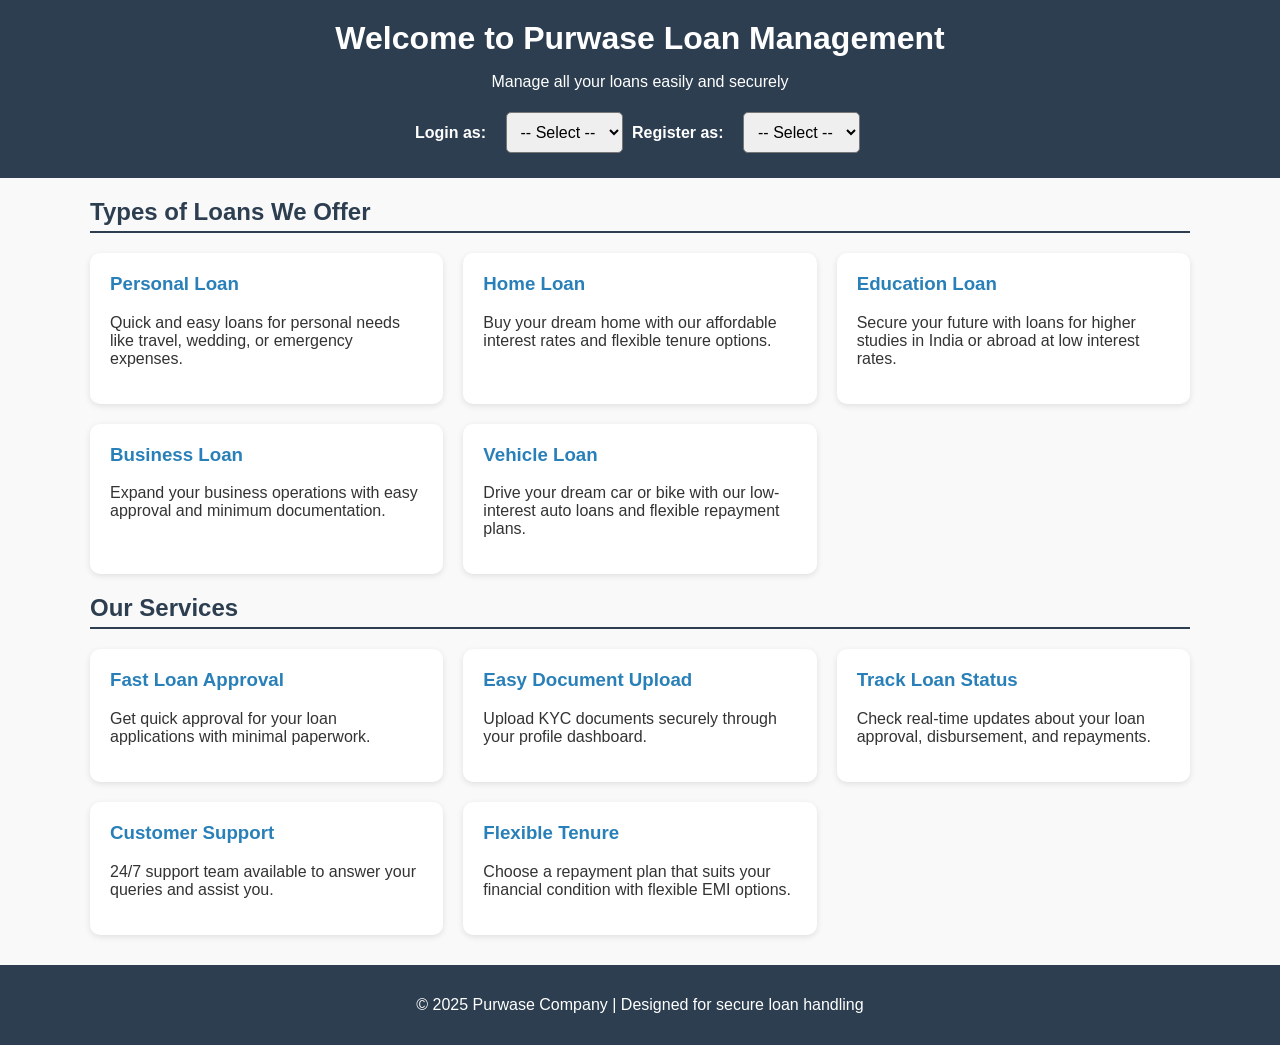
<file: index.html>
<!DOCTYPE html>
<html lang="en">
<head>
  <meta charset="UTF-8">
  <meta name="viewport" content="width=device-width, initial-scale=1.0">
  <title>Purwase Loan Management</title>
  <style>
    body {
      font-family: Arial, sans-serif;
      margin: 0;
      padding: 0;
      background: #f9f9f9;
      color: #333;
    }
    header {
      background: #2c3e50;
      color: white;
      padding: 20px;
      text-align: center;
    }
    header h1 {
      margin: 0;
      font-size: 2rem;
    }
    nav {
      margin-top: 15px;
    }
    nav label {
      font-weight: bold;
      margin-right: 10px;
    }
    nav select {
      padding: 10px;
      font-size: 16px;
      border-radius: 5px;
      margin: 5px;
    }
    .container {
      width: 90%;
      max-width: 1100px;
      margin: 20px auto;
    }
    h2 {
      color: #2c3e50;
      border-bottom: 2px solid #2c3e50;
      padding-bottom: 5px;
    }
    .loan-types, .services {
      display: grid;
      grid-template-columns: repeat(auto-fit, minmax(280px, 1fr));
      gap: 20px;
      margin-top: 20px;
    }
    .card {
      background: white;
      padding: 20px;
      border-radius: 10px;
      box-shadow: 0px 2px 6px rgba(0,0,0,0.1);
    }
    .card h3 {
      margin-top: 0;
      color: #2980b9;
    }
    footer {
      background: #2c3e50;
      color: white;
      text-align: center;
      padding: 15px;
      margin-top: 30px;
    }
  </style>
</head>
<body>

  <header>
    <h1>Welcome to Purwase Loan Management</h1>
    <p>Manage all your loans easily and securely</p>
    <nav>
      <!-- Login Dropdown -->
      <label for="login">Login as:</label>
      <select id="login" onchange="location = this.value;">
        <option value="">-- Select --</option>
        <option value="customer_login.html">Customer</option>
        <option value="staff_login.php">Staff</option>
        <option value="admin_login.php">Admin</option>
      </select>

      <!-- Registration Dropdown -->
      <label for="register">Register as:</label>
      <select id="register" onchange="location = this.value;">
        <option value="">-- Select --</option>
        <option value="customer_register.html">Customer</option>
        <option value="staff_register.html">Staff</option>
      </select>
    </nav>
  </header>

  <div class="container">
    <!-- Loan Types -->
    <h2>Types of Loans We Offer</h2>
    <div class="loan-types">
      <div class="card">
        <h3>Personal Loan</h3>
        <p>Quick and easy loans for personal needs like travel, wedding, or emergency expenses.</p>
      </div>
      <div class="card">
        <h3>Home Loan</h3>
        <p>Buy your dream home with our affordable interest rates and flexible tenure options.</p>
      </div>
      <div class="card">
        <h3>Education Loan</h3>
        <p>Secure your future with loans for higher studies in India or abroad at low interest rates.</p>
      </div>
      <div class="card">
        <h3>Business Loan</h3>
        <p>Expand your business operations with easy approval and minimum documentation.</p>
      </div>
      <div class="card">
        <h3>Vehicle Loan</h3>
        <p>Drive your dream car or bike with our low-interest auto loans and flexible repayment plans.</p>
      </div>
    </div>

    <!-- Services -->
    <h2>Our Services</h2>
    <div class="services">
      <div class="card">
        <h3>Fast Loan Approval</h3>
        <p>Get quick approval for your loan applications with minimal paperwork.</p>
      </div>
      <div class="card">
        <h3>Easy Document Upload</h3>
        <p>Upload KYC documents securely through your profile dashboard.</p>
      </div>
      <div class="card">
        <h3>Track Loan Status</h3>
        <p>Check real-time updates about your loan approval, disbursement, and repayments.</p>
      </div>
      <div class="card">
        <h3>Customer Support</h3>
        <p>24/7 support team available to answer your queries and assist you.</p>
      </div>
      <div class="card">
        <h3>Flexible Tenure</h3>
        <p>Choose a repayment plan that suits your financial condition with flexible EMI options.</p>
      </div>
    </div>
  </div>

  <footer>
    <p>&copy; 2025 Purwase Company | Designed for secure loan handling</p>
  </footer>

</body>
</html>
</file>
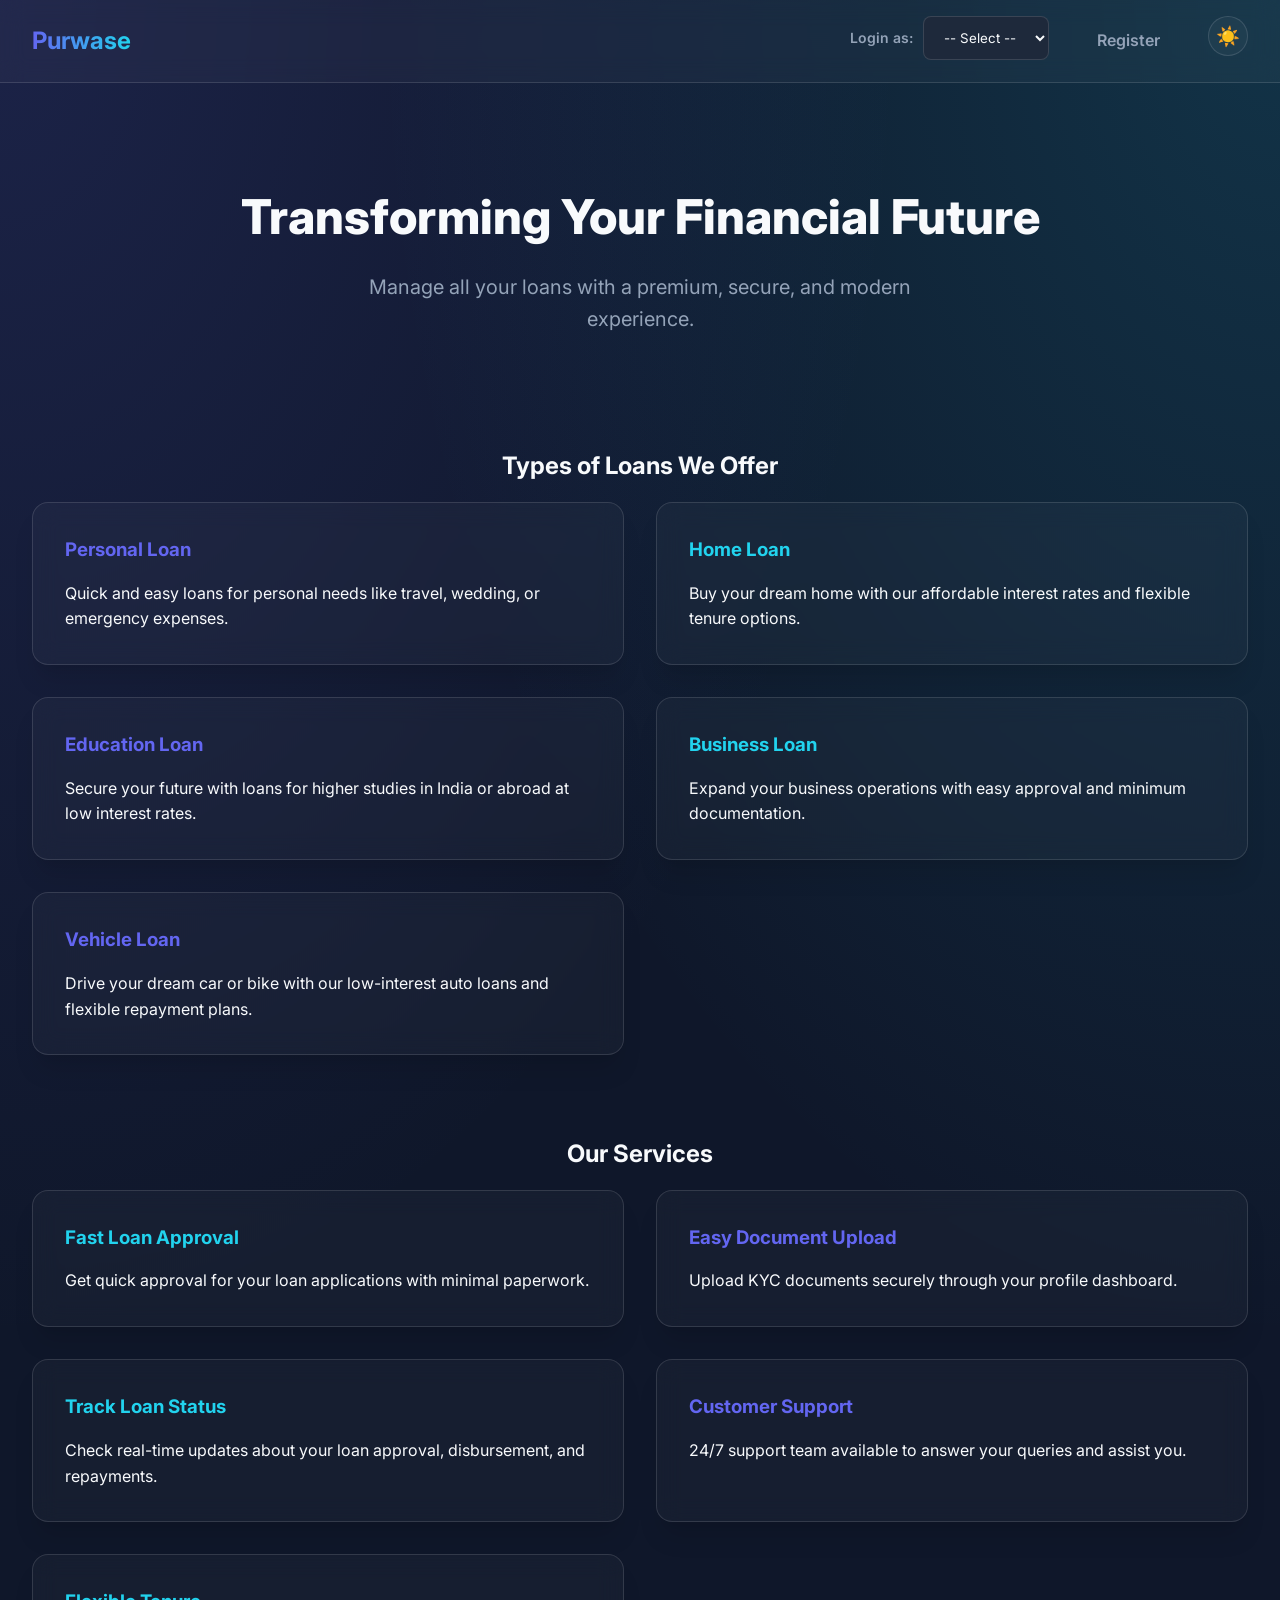
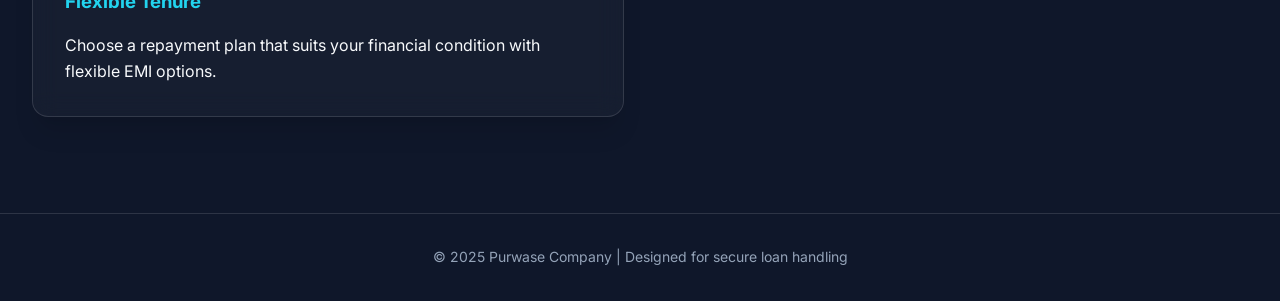
<file: frontend/index.html>
<!DOCTYPE html>
<html lang="en">
<head>
  <meta charset="UTF-8">
  <meta name="viewport" content="width=device-width, initial-scale=1.0">
  <title>Purwase | Premium Loan Management</title>
  <link rel="stylesheet" href="css/style.css">
  <script src="js/theme-switcher.js"></script>
</head>
<body>

  <header>
    <h1>Purwase</h1>
    <nav>
      <ul>
        <li>
          <div class="form-group" style="margin-bottom: 0; display: flex; align-items: center; gap: 10px;">
            <label for="login" style="margin-bottom: 0; white-space: nowrap;">Login as:</label>
            <select id="login" onchange="if(this.value) location = this.value;">
              <option value="">-- Select --</option>
              <option value="customer_login.html">Customer</option>
              <option value="staff_login.html">Staff</option>
              <option value="../backend/auth/admin_login.php">Admin</option>
            </select>
          </div>
        </li>
        <li>
          <a href="customer_register.html" class="btn btn-sm" style="text-decoration: none;">Register</a>
        </li>

        <li>
          <button class="theme-toggle" aria-label="Toggle Theme">
            <span class="sun">☀️</span>
            <span class="moon">🌙</span>
          </button>
        </li>
      </ul>
    </nav>
  </header>

  <div class="container">
    <section class="hero">
      <h2>Transforming Your Financial Future</h2>
      <p style="color: var(--text-muted); font-size: 1.25rem; max-width: 600px; margin: 0 auto;">Manage all your loans with a premium, secure, and modern experience.</p>
    </section>

    <!-- Loan Types -->
    <h2 style="margin-top: 3rem; text-align: center;">Types of Loans We Offer</h2>
    <div class="grid">
      <div class="card">
        <h3 style="color: var(--primary); margin-bottom: 1rem;">Personal Loan</h3>
        <p>Quick and easy loans for personal needs like travel, wedding, or emergency expenses.</p>
      </div>
      <div class="card">
        <h3 style="color: var(--secondary); margin-bottom: 1rem;">Home Loan</h3>
        <p>Buy your dream home with our affordable interest rates and flexible tenure options.</p>
      </div>
      <div class="card">
        <h3 style="color: var(--primary); margin-bottom: 1rem;">Education Loan</h3>
        <p>Secure your future with loans for higher studies in India or abroad at low interest rates.</p>
      </div>
      <div class="card">
        <h3 style="color: var(--secondary); margin-bottom: 1rem;">Business Loan</h3>
        <p>Expand your business operations with easy approval and minimum documentation.</p>
      </div>
      <div class="card">
        <h3 style="color: var(--primary); margin-bottom: 1rem;">Vehicle Loan</h3>
        <p>Drive your dream car or bike with our low-interest auto loans and flexible repayment plans.</p>
      </div>
    </div>

    <!-- Services -->
    <h2 style="margin-top: 5rem; text-align: center;">Our Services</h2>
    <div class="grid">
      <div class="card">
        <h3 style="color: var(--secondary); margin-bottom: 1rem;">Fast Loan Approval</h3>
        <p>Get quick approval for your loan applications with minimal paperwork.</p>
      </div>
      <div class="card">
        <h3 style="color: var(--primary); margin-bottom: 1rem;">Easy Document Upload</h3>
        <p>Upload KYC documents securely through your profile dashboard.</p>
      </div>
      <div class="card">
        <h3 style="color: var(--secondary); margin-bottom: 1rem;">Track Loan Status</h3>
        <p>Check real-time updates about your loan approval, disbursement, and repayments.</p>
      </div>
      <div class="card">
        <h3 style="color: var(--primary); margin-bottom: 1rem;">Customer Support</h3>
        <p>24/7 support team available to answer your queries and assist you.</p>
      </div>
      <div class="card">
        <h3 style="color: var(--secondary); margin-bottom: 1rem;">Flexible Tenure</h3>
        <p>Choose a repayment plan that suits your financial condition with flexible EMI options.</p>
      </div>
    </div>
  </div>

  <footer>
    <p>&copy; 2025 Purwase Company | Designed for secure loan handling</p>
  </footer>

</body>
</html>
</file>
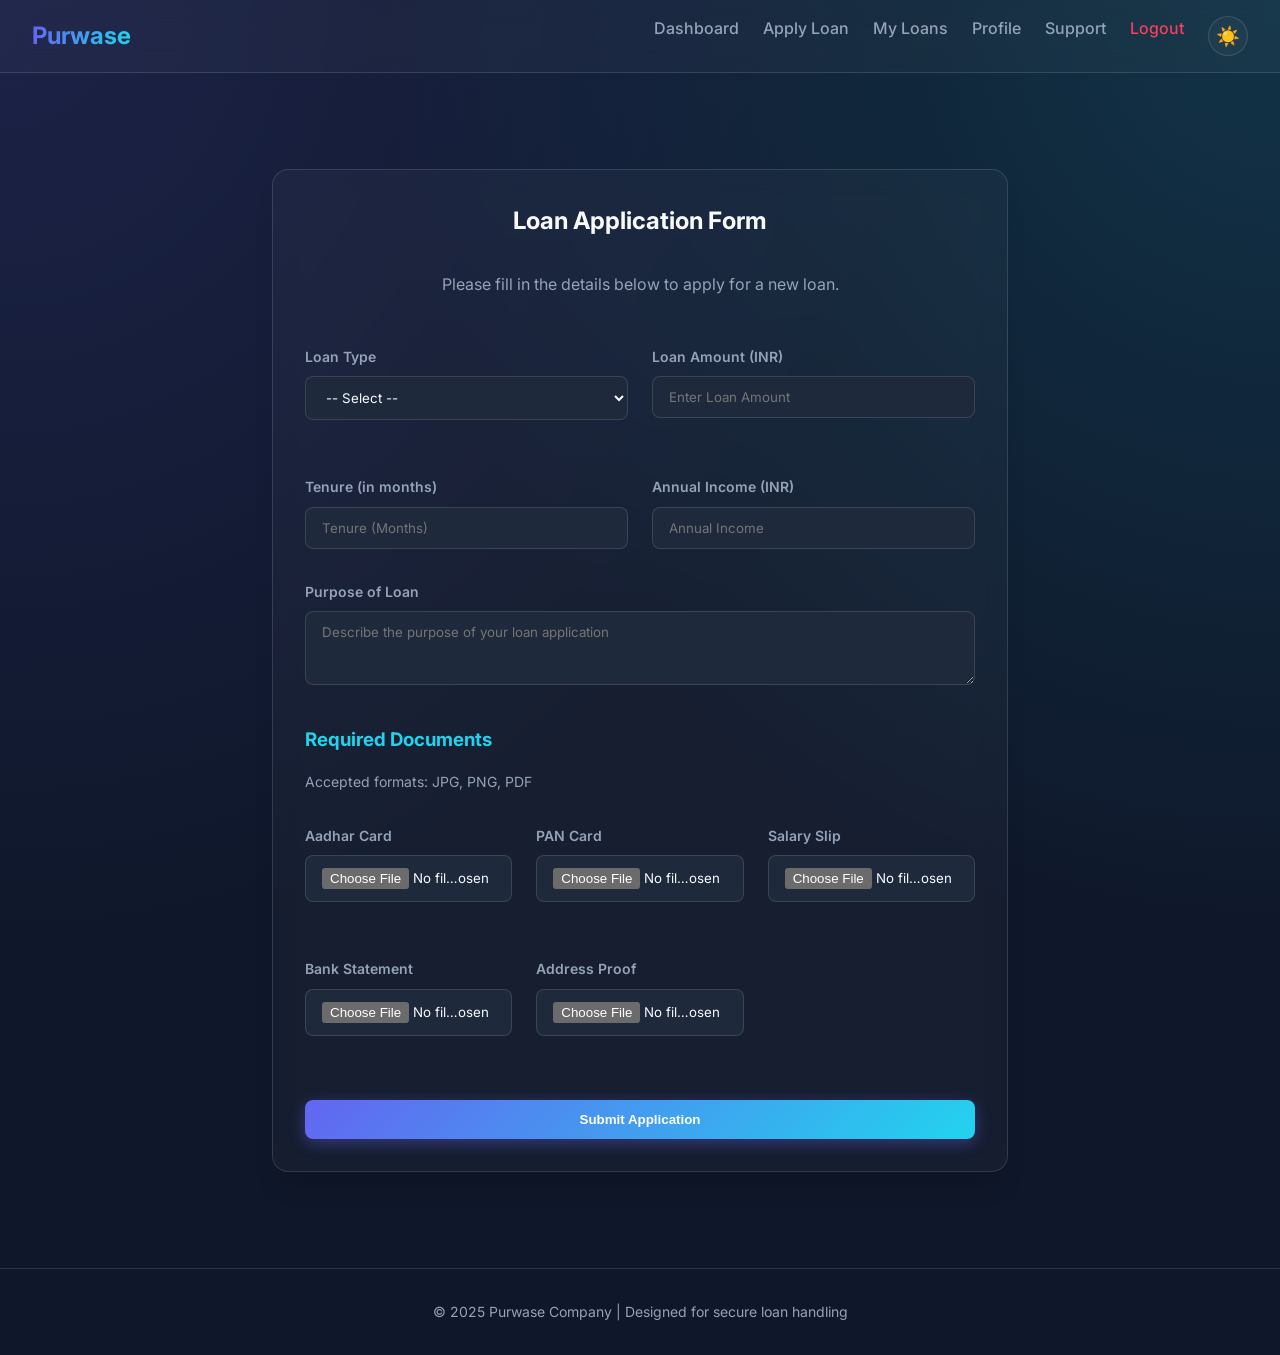
<file: frontend/apply_loan.html>
<!DOCTYPE html>
<html lang="en">
<head>
  <meta charset="UTF-8">
  <meta name="viewport" content="width=device-width, initial-scale=1.0">
  <title>Apply for Loan | Purwase</title>
  <link rel="stylesheet" href="css/style.css">
  <script src="js/theme-switcher.js"></script>
</head>
<body>

  <header>
    <h1>Purwase</h1>
    <nav>
      <ul>
        <li><a href="customer_dashboard.php">Dashboard</a></li>
        <li><a href="apply_loan.html">Apply Loan</a></li>
        <li><a href="my_loans.php">My Loans</a></li>
        <li><a href="customer_profile.php">Profile</a></li>
        <li><a href="customer_support.html">Support</a></li>
        <li><a href="../backend/logout/customer_logout.php" style="color: var(--accent);">Logout</a></li>
        <li>
          <button class="theme-toggle" aria-label="Toggle Theme">
            <span class="sun">☀️</span>
            <span class="moon">🌙</span>
          </button>
        </li>
      </ul>
    </nav>
  </header>

  <div class="container" style="max-width: 800px; margin-top: 4rem; margin-bottom: 4rem;">
    <div class="card">
      <h2 style="text-align: center; margin-bottom: 2rem;">Loan Application Form</h2>
      <p style="text-align: center; color: var(--text-muted); margin-bottom: 3rem;">Please fill in the details below to apply for a new loan.</p>
      
      <form id="loanForm" action="../backend/actions/apply_loan.php" method="POST" enctype="multipart/form-data" novalidate>
        
        <div class="grid" style="grid-template-columns: repeat(auto-fit, minmax(250px, 1fr)); gap: 1.5rem; margin-top: 0;">
          <div class="form-group">
            <label for="loan_type">Loan Type</label>
            <select id="loan_type" name="loan_type">
              <option value="">-- Select --</option>
              <option value="Personal Loan">Personal Loan</option>
              <option value="Home Loan">Home Loan</option>
              <option value="Car Loan">Car Loan</option>
              <option value="Education Loan">Education Loan</option>
              <option value="Business Loan">Business Loan</option>
            </select>
            <div class="error" id="loanTypeError" style="color: var(--accent); font-size: 0.8rem; margin-top: 0.5rem;"></div>
          </div>

          <div class="form-group">
            <label for="amount">Loan Amount (INR)</label>
            <input type="number" id="amount" name="amount" placeholder="Enter Loan Amount">
            <div class="error" id="amountError" style="color: var(--accent); font-size: 0.8rem; margin-top: 0.5rem;"></div>
          </div>

          <div class="form-group">
            <label for="tenure">Tenure (in months)</label>
            <input type="number" id="tenure" name="tenure" placeholder="Tenure (Months)">
            <div class="error" id="tenureError" style="color: var(--accent); font-size: 0.8rem; margin-top: 0.5rem;"></div>
          </div>

          <div class="form-group">
            <label for="income">Annual Income (INR)</label>
            <input type="number" id="income" name="income" placeholder="Annual Income">
            <div class="error" id="incomeError" style="color: var(--accent); font-size: 0.8rem; margin-top: 0.5rem;"></div>
          </div>
        </div>

        <div class="form-group">
          <label for="purpose">Purpose of Loan</label>
          <textarea id="purpose" name="purpose" rows="3" placeholder="Describe the purpose of your loan application"></textarea>
          <div class="error" id="purposeError" style="color: var(--accent); font-size: 0.8rem; margin-top: 0.5rem;"></div>
        </div>

        <h3 style="margin: 2rem 0 1rem; color: var(--secondary);">Required Documents</h3>
        <p style="font-size: 0.875rem; color: var(--text-muted); margin-bottom: 2rem;">Accepted formats: JPG, PNG, PDF</p>

        <div class="grid" style="grid-template-columns: repeat(auto-fit, minmax(200px, 1fr)); gap: 1.5rem; margin-top: 0;">
          <div class="form-group">
            <label>Aadhar Card</label>
            <input type="file" name="documents[aadhar]" accept=".pdf,.jpg,.jpeg,.png">
            <div class="error" id="aadharError" style="color: var(--accent); font-size: 0.8rem; margin-top: 0.5rem;"></div>
          </div>

          <div class="form-group">
            <label>PAN Card</label>
            <input type="file" name="documents[pan]" accept=".pdf,.jpg,.jpeg,.png">
            <div class="error" id="panError" style="color: var(--accent); font-size: 0.8rem; margin-top: 0.5rem;"></div>
          </div>

          <div class="form-group">
            <label>Salary Slip</label>
            <input type="file" name="documents[salaryslip]" accept=".pdf,.jpg,.jpeg,.png">
            <div class="error" id="salaryError" style="color: var(--accent); font-size: 0.8rem; margin-top: 0.5rem;"></div>
          </div>

          <div class="form-group">
            <label>Bank Statement</label>
            <input type="file" name="documents[bankstatement]" accept=".pdf,.jpg,.jpeg,.png">
            <div class="error" id="bankError" style="color: var(--accent); font-size: 0.8rem; margin-top: 0.5rem;"></div>
          </div>

          <div class="form-group">
            <label>Address Proof</label>
            <input type="file" name="documents[addressproof]" accept=".pdf,.jpg,.jpeg,.png">
            <div class="error" id="addressProofError" style="color: var(--accent); font-size: 0.8rem; margin-top: 0.5rem;"></div>
          </div>
        </div>

        <button type="submit" class="btn btn-primary" style="width: 100%; margin-top: 2rem;">Submit Application</button>
      </form>
    </div>
  </div>

  <footer>
    <p>&copy; 2025 Purwase Company | Designed for secure loan handling</p>
  </footer>

  <script>
    document.addEventListener("DOMContentLoaded", function() {
      const loanForm = document.getElementById("loanForm");
      const container = document.querySelector(".container");

      if (!loanForm) return;

      loanForm.addEventListener("submit", function (e) {
        e.preventDefault(); // Stop page reload IMMEDIATELY
        e.stopPropagation();
        
        // ... [Existing validation logic kept intact for security]
        let valid = true;
        document.querySelectorAll(".error").forEach(el => el.textContent = "");
        document.querySelectorAll("input, select, textarea").forEach(el => el.style.borderColor = "");

        // Loan Type
        if (!document.getElementById("loan_type").value) {
          document.getElementById("loanTypeError").textContent = "Please select a loan type.";
          document.getElementById("loan_type").style.borderColor = "var(--accent)";
          valid = false;
        }

        // Amount
        const amount = document.getElementById("amount").value.trim();
        if (!/^\d+$/.test(amount) || Number(amount) < 10000) {
          document.getElementById("amountError").textContent = "Amount must be number & ≥ 10000.";
          document.getElementById("amount").style.borderColor = "var(--accent)";
          valid = false;
        }

        // Tenure
        const tenure = document.getElementById("tenure").value.trim();
        if (!/^\d+$/.test(tenure) || Number(tenure) < 1 || Number(tenure) > 12) {
          document.getElementById("tenureError").textContent = "Tenure must be between 1 to 12 months.";
          document.getElementById("tenure").style.borderColor = "var(--accent)";
          valid = false;
        }

        // Purpose
        const purpose = document.getElementById("purpose").value.trim();
        if (purpose.length < 10) {
          document.getElementById("purposeError").textContent = "Purpose must be at least 10 characters.";
          document.getElementById("purpose").style.borderColor = "var(--accent)";
          valid = false;
        }

        // Income
        const income = document.getElementById("income").value.trim();
        if (!/^\d{4,}$/.test(income)) {
          document.getElementById("incomeError").textContent = "Income must be number & min 4 digits.";
          document.getElementById("income").style.borderColor = "var(--accent)";
          valid = false;
        }

        // Documents validation (Robust check via elements)
        const docs = ["aadhar", "pan", "salaryslip", "bankstatement", "addressproof"];
        const docNames = {
          "aadhar": "Aadhar",
          "pan": "PAN",
          "salaryslip": "Salary Slip",
          "bankstatement": "Bank Statement",
          "addressproof": "Address Proof"
        };

        docs.forEach(doc => {
          const fileInput = loanForm.elements[`documents[${doc}]`];
          if (!fileInput || !fileInput.files.length) {
            const errId = doc === "salaryslip" ? "salaryError" : (doc === "addressproof" ? "addressProofError" : `${doc}Error`);
            const errEl = document.getElementById(errId) || document.getElementById(`${doc}Error`);
            if (errEl) errEl.textContent = `${docNames[doc]} required.`;
            valid = false;
          }
        });

        if (!valid) {
          const firstError = document.querySelector(".error:not(:empty)");
          if (firstError) firstError.scrollIntoView({ behavior: 'smooth', block: 'center' });
          return;
        }

        // --- AJAX SUBMISSION ---
        const submitBtn = loanForm.querySelector('button[type="submit"]');
        const originalBtnText = submitBtn.textContent;
        submitBtn.textContent = "Processing Application...";
        submitBtn.disabled = true;

        const formData = new FormData(loanForm);

        fetch(loanForm.action, {
          method: 'POST',
          body: formData
        })
        .then(response => {
          if (!response.ok) throw new Error("Server responded with error");
          return response.json();
        })
        .then(data => {
          if (data.status === 'success') {
            container.innerHTML = `
              <div class="card shadow-2xl animate-fade-in" style="text-align: center; padding: 4rem 2rem; border: 2px solid var(--primary);">
                <div style="font-size: 5rem; margin-bottom: 2rem;">🏛️</div>
                <h2 style="color: var(--primary); font-size: 2.5rem; margin-bottom: 1rem;">Application Received!</h2>
                <p style="color: var(--text-muted); font-size: 1.1rem; margin-bottom: 3rem; max-width: 500px; margin-left: auto; margin-right: auto;">
                  Your loan application has been successfully submitted and is now being reviewed by our specialists.
                </p>
                <div style="display: flex; gap: 1rem; justify-content: center;">
                  <a href="my_loans.php" class="btn btn-primary" style="text-decoration: none; padding: 1rem 2rem;">Track My Loan</a>
                  <a href="customer_dashboard.php" class="btn btn-secondary" style="text-decoration: none; padding: 1rem 2rem;">Return to Dashboard</a>
                </div>
              </div>
            `;
            window.scrollTo({ top: 0, behavior: 'smooth' });
          } else {
            alert("❌ Error: " + data.message);
            submitBtn.textContent = originalBtnText;
            submitBtn.disabled = false;
          }
        })
        .catch(error => {
          console.error('Error:', error);
          alert("❌ System Error. Check your connection or try again later.");
          submitBtn.textContent = originalBtnText;
          submitBtn.disabled = false;
        });
      });
    });
  </script>



</body>
</html>
</file>
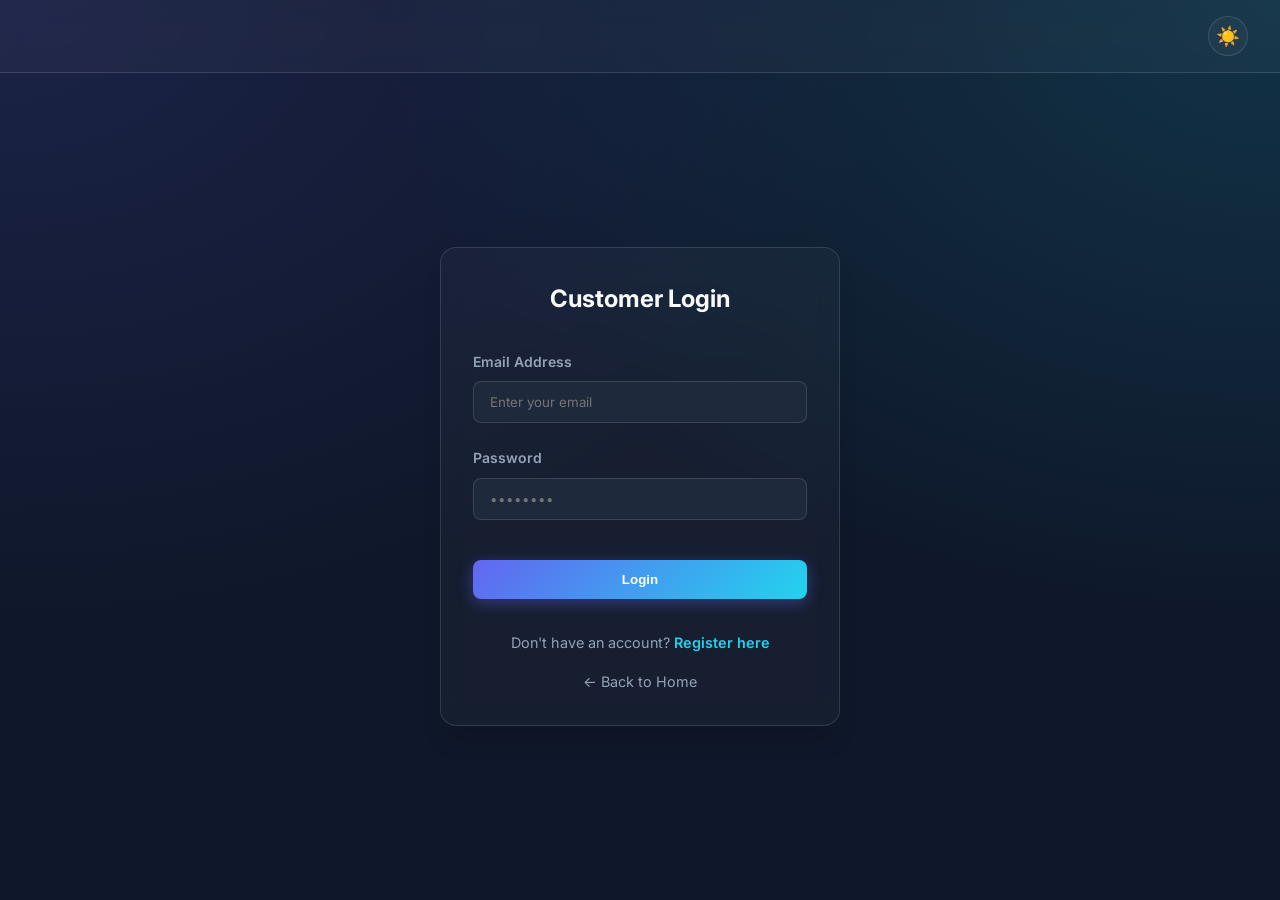
<file: frontend/customer_login.html>
<!DOCTYPE html>
<html lang="en">
<head>
  <meta charset="UTF-8">
  <meta name="viewport" content="width=device-width, initial-scale=1.0">
  <title>Customer Login | Purwase</title>
  <link rel="stylesheet" href="css/style.css">
  <script src="js/theme-switcher.js"></script>
</head>
<body style="min-height: 100vh; display: flex; flex-direction: column;">

  <header style="justify-content: flex-end; padding: 1rem 2rem;">
    <button class="theme-toggle" aria-label="Toggle Theme">
      <span class="sun">☀️</span>
      <span class="moon">🌙</span>
    </button>
  </header>

  <main style="flex: 1; display: flex; justify-content: center; align-items: center; padding: 2rem;">

  <div class="card" style="width: 100%; max-width: 400px;">
    <h2 style="text-align: center; margin-bottom: 2rem;">Customer Login</h2>
    
    <form id="loginForm" action="../backend/auth/customer_login.php" method="POST" novalidate>
      <div class="form-group">
        <label for="email">Email Address</label>
        <input type="email" id="email" name="email" placeholder="Enter your email" required>
        <small id="emailError" style="color: var(--accent); font-size: 0.8rem; display:block; margin-top: 0.5rem;"></small>
      </div>

      <div class="form-group">
        <label for="password">Password</label>
        <input type="password" id="password" name="password" placeholder="••••••••" required>
      </div>

      <button type="submit" class="btn btn-primary" style="width: 100%; margin-top: 1rem;">Login</button>
    </form>

    <div style="margin-top: 2rem; text-align: center; color: var(--text-muted); font-size: 0.9rem;">
      <p>Don't have an account? <a href="customer_register.html" style="color: var(--secondary); text-decoration: none; font-weight: 600;">Register here</a></p>
      <p style="margin-top: 1rem;"><a href="index.html" style="color: var(--text-muted); text-decoration: none;">&larr; Back to Home</a></p>
    </div>
  </div>

  <script>
    document.getElementById("loginForm").addEventListener("submit", function (event) {
      const emailField = document.getElementById("email");
      const email = emailField.value.trim();
      const errorMsg = document.getElementById("emailError");
      const regex = /^[a-zA-Z0-9._%+-]+@[a-zA-Z0-9.-]+\.[A-Za-z]{2,}$/;

      if (!regex.test(email)) {
        errorMsg.textContent = "⚠ Enter a valid email address!";
        emailField.style.borderColor = "var(--accent)";
        event.preventDefault();
      } else {
        errorMsg.textContent = "";
        emailField.style.borderColor = "";
      }
    });
  </script>

  </main>
</body>
</html>
</file>
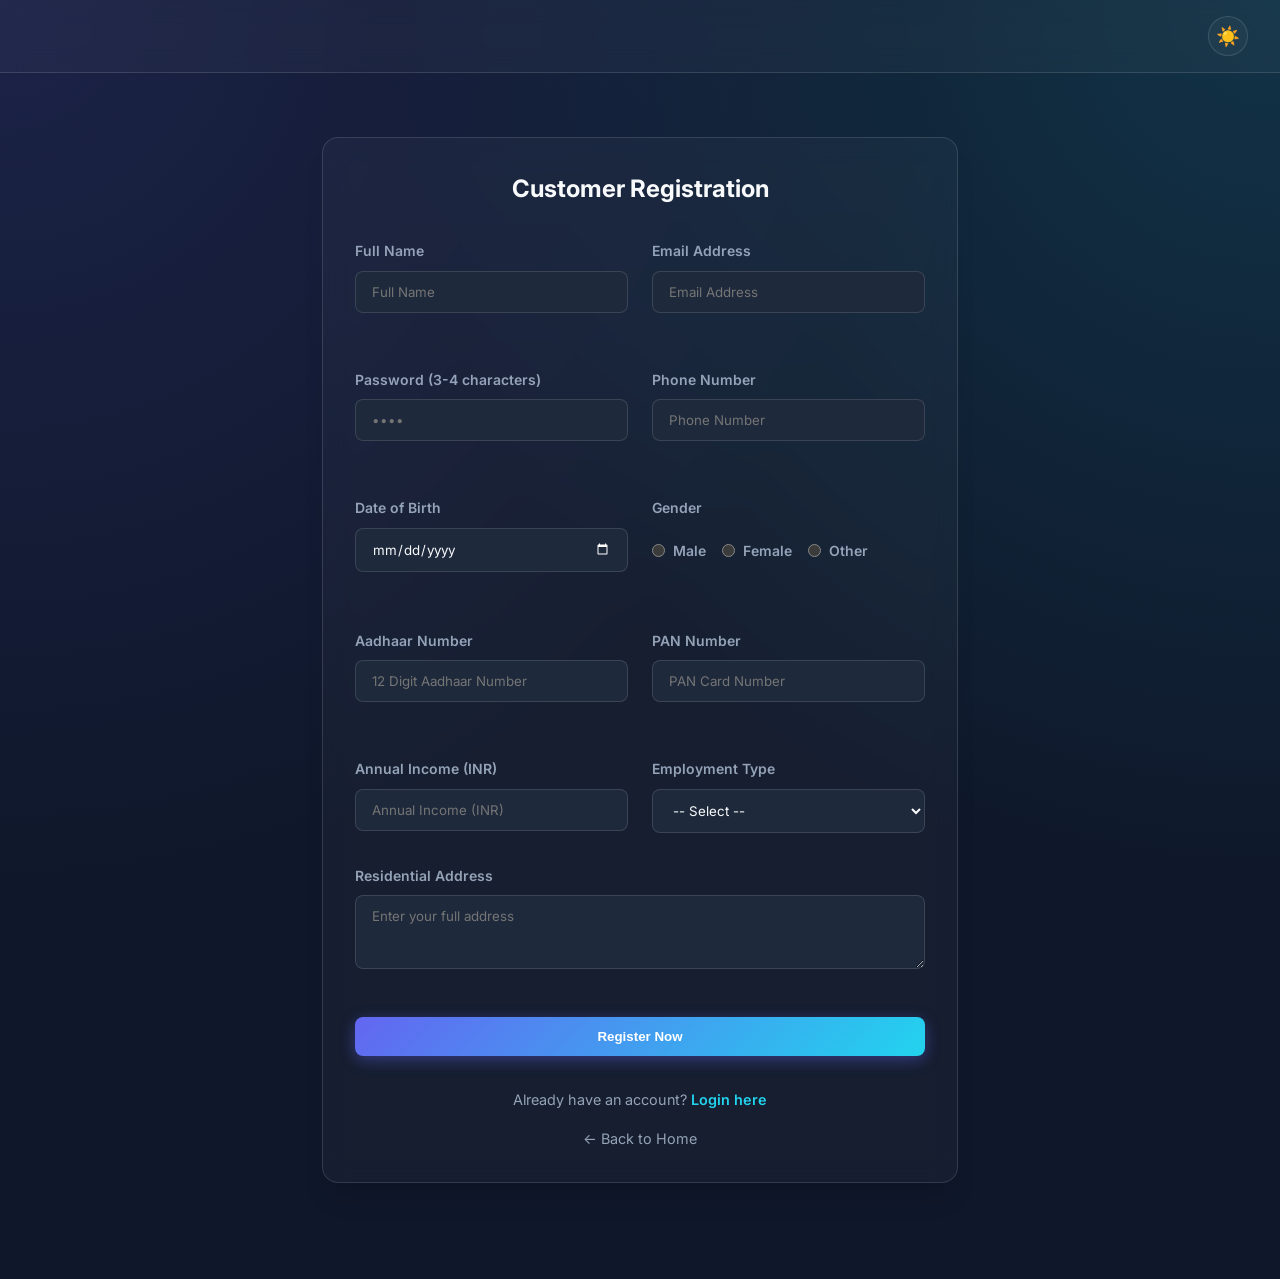
<file: frontend/customer_register.html>
<!DOCTYPE html>
<html lang="en">
<head>
  <meta charset="UTF-8">
  <meta name="viewport" content="width=device-width, initial-scale=1.0">
  <title>Customer Registration | Purwase</title>
  <link rel="stylesheet" href="css/style.css">
  <script src="js/theme-switcher.js"></script>
</head>
<body>

  <header style="justify-content: flex-end; padding: 1rem 2rem;">
    <button class="theme-toggle" aria-label="Toggle Theme">
      <span class="sun">☀️</span>
      <span class="moon">🌙</span>
    </button>
  </header>

  <div class="container" style="max-width: 700px; margin-top: 2rem; margin-bottom: 4rem;">
    <div class="card">
      <h2 style="text-align: center; margin-bottom: 2rem;">Customer Registration</h2>

      <form id="registrationForm" action="../backend/auth/customer_register.php" method="POST" novalidate>
        <div class="grid" style="grid-template-columns: repeat(auto-fit, minmax(250px, 1fr)); gap: 1.5rem; margin-top: 0;">
          
          <div class="form-group">
            <label for="fullname">Full Name</label>
            <input type="text" id="fullname" name="fullname" placeholder="Full Name">
            <div class="error" id="fullnameError" style="color: var(--accent); font-size: 0.8rem; margin-top: 0.5rem;"></div>
          </div>

          <div class="form-group">
            <label for="email">Email Address</label>
            <input type="email" id="email" name="email" placeholder="Email Address">
            <div class="error" id="emailError" style="color: var(--accent); font-size: 0.8rem; margin-top: 0.5rem;"></div>
          </div>

          <div class="form-group">
            <label for="password">Password (3-4 characters)</label>
            <input type="password" id="password" name="password" placeholder="••••">
            <div class="error" id="passwordError" style="color: var(--accent); font-size: 0.8rem; margin-top: 0.5rem;"></div>
          </div>

          <div class="form-group">
            <label for="phone">Phone Number</label>
            <input type="text" id="phone" name="phone" placeholder="Phone Number">
            <div class="error" id="phoneError" style="color: var(--accent); font-size: 0.8rem; margin-top: 0.5rem;"></div>
          </div>

          <div class="form-group">
            <label for="dob">Date of Birth</label>
            <input type="date" id="dob" name="dob">
            <div class="error" id="dobError" style="color: var(--accent); font-size: 0.8rem; margin-top: 0.5rem;"></div>
          </div>

          <div class="form-group">
            <label>Gender</label>
            <div style="display: flex; gap: 1rem; padding: 0.75rem 0;">
              <label style="display: flex; align-items: center; gap: 0.5rem; margin: 0; cursor: pointer;">
                <input type="radio" name="gender" value="Male" style="width: auto;"> Male
              </label>
              <label style="display: flex; align-items: center; gap: 0.5rem; margin: 0; cursor: pointer;">
                <input type="radio" name="gender" value="Female" style="width: auto;"> Female
              </label>
              <label style="display: flex; align-items: center; gap: 0.5rem; margin: 0; cursor: pointer;">
                <input type="radio" name="gender" value="Other" style="width: auto;"> Other
              </label>
            </div>
            <div class="error" id="genderError" style="color: var(--accent); font-size: 0.8rem; margin-top: 0.5rem;"></div>
          </div>

          <div class="form-group" style="grid-column: span 1;">
            <label for="aadhaar">Aadhaar Number</label>
            <input type="text" id="aadhaar" name="aadhaar" placeholder="12 Digit Aadhaar Number">
            <div class="error" id="aadhaarError" style="color: var(--accent); font-size: 0.8rem; margin-top: 0.5rem;"></div>
          </div>

          <div class="form-group">
            <label for="pan">PAN Number</label>
            <input type="text" id="pan" name="pan" placeholder="PAN Card Number">
            <div class="error" id="panError" style="color: var(--accent); font-size: 0.8rem; margin-top: 0.5rem;"></div>
          </div>

          <div class="form-group">
            <label for="income">Annual Income (INR)</label>
            <input type="number" id="income" name="income" placeholder="Annual Income (INR)">
            <div class="error" id="incomeError" style="color: var(--accent); font-size: 0.8rem; margin-top: 0.5rem;"></div>
          </div>

          <div class="form-group">
            <label for="employment">Employment Type</label>
            <select id="employment" name="employment">
              <option value="">-- Select --</option>
              <option value="salaried">Salaried</option>
              <option value="self-employed">Self-Employed</option>
              <option value="student">Student</option>
              <option value="retired">Retired</option>
            </select>
            <div class="error" id="employmentError" style="color: var(--accent); font-size: 0.8rem; margin-top: 0.5rem;"></div>
          </div>

        </div>

        <div class="form-group">
          <label for="address">Residential Address</label>
          <textarea id="address" name="address" rows="3" placeholder="Enter your full address"></textarea>
          <div class="error" id="addressError" style="color: var(--accent); font-size: 0.8rem; margin-top: 0.5rem;"></div>
        </div>

        <button type="submit" class="btn btn-primary" style="width: 100%; margin-top: 1rem;">Register Now</button>
      </form>

      <div style="margin-top: 2rem; text-align: center; color: var(--text-muted); font-size: 0.9rem;">
        <p>Already have an account? <a href="customer_login.html" style="color: var(--secondary); text-decoration: none; font-weight: 600;">Login here</a></p>
        <p style="margin-top: 1rem;"><a href="index.html" style="color: var(--text-muted); text-decoration: none;">&larr; Back to Home</a></p>
      </div>
    </div>
  </div>

  <script>
    document.addEventListener("DOMContentLoaded", function() {
      const registrationForm = document.getElementById("registrationForm");
      const container = document.querySelector(".container");

      if (!registrationForm) return;

      registrationForm.addEventListener("submit", function (e) {
        e.preventDefault(); // Stop page reload IMMEDIATELY
        e.stopPropagation();
        
        // ... [Existing validation logic kept for security]
        let valid = true;

        const fullnameInput = document.getElementById("fullname");
        const emailInput = document.getElementById("email");
        const passwordInput = document.getElementById("password");
        const phoneInput = document.getElementById("phone");
        const dobInput = document.getElementById("dob");
        const addressInput = document.getElementById("address");
        const aadhaarInput = document.getElementById("aadhaar");
        const panInput = document.getElementById("pan");
        const incomeInput = document.getElementById("income");
        const employmentInput = document.getElementById("employment");

        document.querySelectorAll(".error").forEach(el => el.textContent = "");
        document.querySelectorAll("input, select, textarea").forEach(el => el.style.borderColor = "");

        const fullname = fullnameInput.value.trim();
        if (!/^[A-Za-z ]{3,}$/.test(fullname)) {
          document.getElementById("fullnameError").textContent = "Enter valid name (min 3 alphabets)";
          fullnameInput.style.borderColor = "var(--accent)";
          valid = false;
        }

        const emailPattern = /^[^\s@]+@[^\s@]+\.[^\s@]+$/;
        if (!emailPattern.test(emailInput.value.trim())) {
          document.getElementById("emailError").textContent = "Enter valid email";
          emailInput.style.borderColor = "var(--accent)";
          valid = false;
        }

        if (passwordInput.value.length < 3 || passwordInput.value.length > 4) {
          document.getElementById("passwordError").textContent = "Password must be 3-4 characters";
          passwordInput.style.borderColor = "var(--accent)";
          valid = false;
        }

        if (!/^\d{10}$/.test(phoneInput.value.trim())) {
          document.getElementById("phoneError").textContent = "Phone must be 10 digits";
          phoneInput.style.borderColor = "var(--accent)";
          valid = false;
        }

        const dobValue = dobInput.value;
        if (!dobValue) {
          document.getElementById("dobError").textContent = "DOB required";
          dobInput.style.borderColor = "var(--accent)";
          valid = false;
        } else {
          const age = new Date().getFullYear() - new Date(dobValue).getFullYear();
          if (age < 18) {
            document.getElementById("dobError").textContent = "Age must be 18+";
            dobInput.style.borderColor = "var(--accent)";
            valid = false;
          }
        }

        if (!document.querySelector('input[name="gender"]:checked')) {
          document.getElementById("genderError").textContent = "Select gender";
          valid = false;
        }

        if (addressInput.value.trim().length < 10) {
          document.getElementById("addressError").textContent = "Min 10 characters required";
          addressInput.style.borderColor = "var(--accent)";
          valid = false;
        }

        if (!/^\d{12}$/.test(aadhaarInput.value.trim())) {
          document.getElementById("aadhaarError").textContent = "Aadhaar must be 12 digits";
          aadhaarInput.style.borderColor = "var(--accent)";
          valid = false;
        }

        const panPattern = /^[A-Z]{5}[0-9]{4}[A-Z]$/;
        if (!panPattern.test(panInput.value.trim())) {
          document.getElementById("panError").textContent = "Example: ABCDE1234F";
          panInput.style.borderColor = "var(--accent)";
          valid = false;
        }

        if (!/^\d{4,}$/.test(incomeInput.value.trim())) {
          document.getElementById("incomeError").textContent = "Minimum 4 digit income";
          incomeInput.style.borderColor = "var(--accent)";
          valid = false;
        }

        if (!employmentInput.value) {
          document.getElementById("employmentError").textContent = "Select employment type";
          employmentInput.style.borderColor = "var(--accent)";
          valid = false;
        }

        if (!valid) {
          const firstError = document.querySelector(".error:not(:empty)");
          if (firstError) firstError.scrollIntoView({ behavior: 'smooth', block: 'center' });
          return;
        }

        // --- AJAX SUBMISSION ---
        const submitBtn = registrationForm.querySelector('button[type="submit"]');
        const originalBtnText = submitBtn.textContent;
        submitBtn.textContent = "Creating Account...";
        submitBtn.disabled = true;

        const formData = new FormData(registrationForm);

        fetch(registrationForm.action, {
          method: 'POST',
          body: formData
        })
        .then(response => {
           if (!response.ok) throw new Error("Server Error");
           return response.json();
        })
        .then(data => {
          if (data.status === 'success') {
            container.innerHTML = `
              <div class="card shadow-2xl animate-fade-in" style="text-align: center; padding: 4rem 2rem; border: 2px solid var(--primary);">
                <div style="font-size: 5rem; margin-bottom: 2rem;">🎉</div>
                <h2 style="color: var(--primary); font-size: 2.5rem; margin-bottom: 1rem;">Registration Successful!</h2>
                <p style="color: var(--text-muted); font-size: 1.1rem; margin-bottom: 3rem; max-width: 500px; margin-left: auto; margin-right: auto;">
                  Welcome to Purwase! Your account has been created successfully. You can now access your personal financial dashboard.
                </p>
                <div style="display: flex; gap: 1rem; justify-content: center;">
                  <a href="customer_login.html" class="btn btn-primary" style="text-decoration: none; padding: 1rem 2rem;">Log In Now</a>
                </div>
              </div>
            `;
            window.scrollTo({ top: 0, behavior: 'smooth' });
          } else {
            alert("❌ Registration Error: " + data.message);
            submitBtn.textContent = originalBtnText;
            submitBtn.disabled = false;
          }
        })
        .catch(error => {
          console.error('Error:', error);
          alert("❌ System Error. Check your connection or try again later.");
          submitBtn.textContent = originalBtnText;
          submitBtn.disabled = false;
        });
      });
    });
  </script>

  </script>

</body>
</html>
</file>
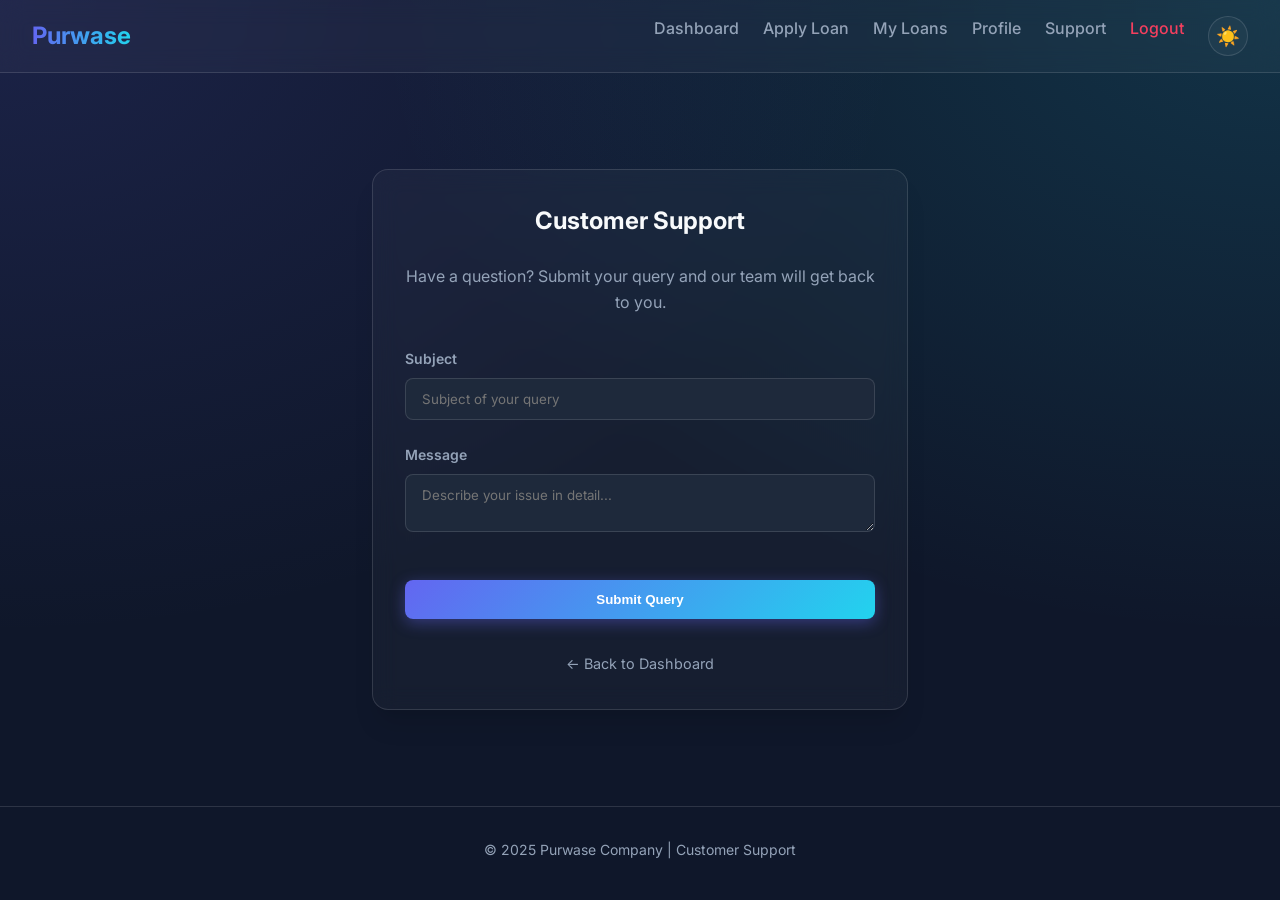
<file: frontend/customer_support.html>
<!DOCTYPE html>
<html lang="en">
<head>
  <meta charset="UTF-8">
  <meta name="viewport" content="width=device-width, initial-scale=1.0">
  <title>Customer Support | Purwase</title>
  <link rel="stylesheet" href="css/style.css">
  <script src="js/theme-switcher.js"></script>
</head>
<body>

  <header>
    <h1>Purwase</h1>
    <nav>
      <ul>
        <li><a href="customer_dashboard.php">Dashboard</a></li>
        <li><a href="apply_loan.html">Apply Loan</a></li>
        <li><a href="my_loans.php">My Loans</a></li>
        <li><a href="customer_profile.php">Profile</a></li>
        <li><a href="customer_support.html">Support</a></li>
        <li><a href="../backend/logout/customer_logout.php" style="color: var(--accent);">Logout</a></li>
        <li>
          <button class="theme-toggle" aria-label="Toggle Theme">
            <span class="sun">☀️</span>
            <span class="moon">🌙</span>
          </button>
        </li>
      </ul>
    </nav>
  </header>

  <div class="container" style="max-width: 600px; margin-top: 4rem; margin-bottom: 4rem;">
    <div class="card">
      <h2 style="text-align: center; margin-bottom: 1.5rem;">Customer Support</h2>
      <p style="text-align: center; color: var(--text-muted); margin-bottom: 2rem;">Have a question? Submit your query and our team will get back to you.</p>

      <form id="supportForm" method="POST" action="../backend/actions/customer_support.php">
        <div class="form-group">
          <label for="subject">Subject</label>
          <input type="text" name="subject" id="subject" placeholder="Subject of your query" required>
        </div>

        <div class="form-group">
          <label for="message">Message</label>
          <textarea name="message" id="message" placeholder="Describe your issue in detail..." required></textarea>
        </div>

        <button type="submit" class="btn btn-primary" style="width: 100%; margin-top: 1rem;">Submit Query</button>
      </form>
      
      <div id="backLink" style="margin-top: 2rem; text-align: center;">
        <a href="customer_dashboard.php" style="color: var(--text-muted); text-decoration: none; font-size: 0.9rem;">&larr; Back to Dashboard</a>
      </div>
    </div>
  </div>

  <script>
    document.addEventListener("DOMContentLoaded", function() {
      const supportForm = document.getElementById("supportForm");
      const container = document.querySelector(".container");

      if (!supportForm) return;

      supportForm.addEventListener("submit", function(e) {
        e.preventDefault(); // Stop page reload IMMEDIATELY
        e.stopPropagation();

        const btn = supportForm.querySelector("button");
        const originalText = btn.textContent;
        btn.textContent = "Sending Query...";
        btn.disabled = true;

        const formData = new FormData(supportForm);

        fetch(supportForm.action, {
          method: 'POST',
          body: formData
        })
        .then(response => {
           if (!response.ok) throw new Error("Network Error");
           return response.json();
        })
        .then(data => {
          if (data.status === 'success') {
            container.innerHTML = `
              <div class="card shadow-2xl animate-fade-in" style="text-align: center; padding: 4rem 2rem; border: 2px solid var(--secondary);">
                <div style="font-size: 5rem; margin-bottom: 2rem;">🎧</div>
                <h2 style="color: var(--secondary); font-size: 2.5rem; margin-bottom: 1rem;">Query Submitted!</h2>
                <p style="color: var(--text-muted); font-size: 1.1rem; margin-bottom: 3rem;">
                  Thank you for reaching out. Our support team has received your ticket and will respond to your email shortly.
                </p>
                <div style="display: flex; gap: 1rem; justify-content: center;">
                  <a href="customer_dashboard.php" class="btn btn-secondary" style="text-decoration: none; padding: 1rem 2rem;">Return to Dashboard</a>
                </div>
              </div>
            `;
            window.scrollTo({ top: 0, behavior: 'smooth' });
          } else {
            alert("❌ Error: " + data.message);
            btn.textContent = originalText;
            btn.disabled = false;
          }
        })
        .catch(err => {
          console.error(err);
          alert("❌ System Error. Check your connection or try again later.");
          btn.textContent = originalText;
          btn.disabled = false;
        });
      });
    });
  </script>



  <footer>
    <p>&copy; 2025 Purwase Company | Customer Support</p>
  </footer>

</body>
</html>
</file>
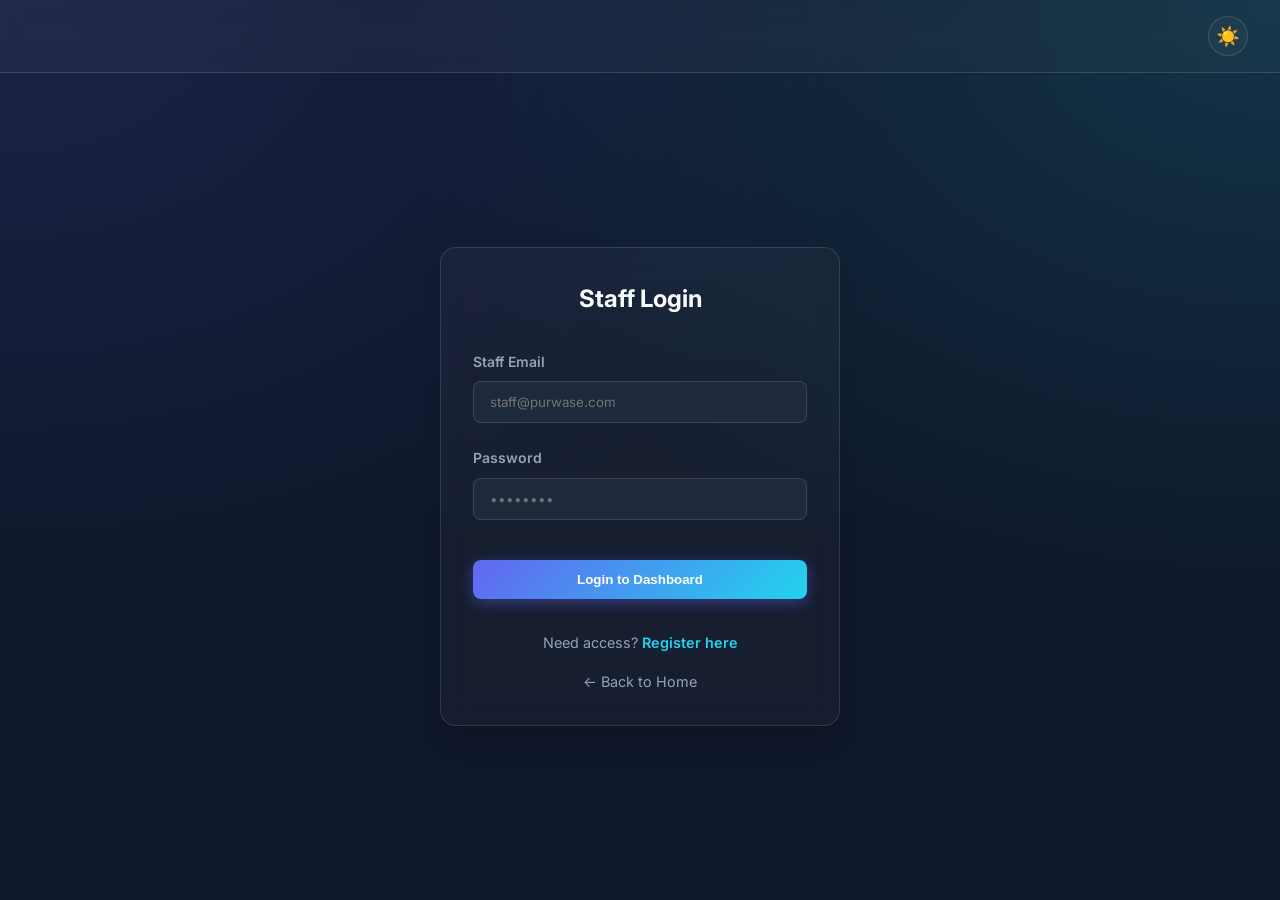
<file: frontend/staff_login.html>
<!DOCTYPE html>
<html lang="en">
<head>
  <meta charset="UTF-8">
  <meta name="viewport" content="width=device-width, initial-scale=1.0">
  <title>Staff Login | Purwase</title>
  <link rel="stylesheet" href="css/style.css">
  <script src="js/theme-switcher.js"></script>
</head>
<body style="min-height: 100vh; display: flex; flex-direction: column;">

  <header style="justify-content: flex-end; padding: 1rem 2rem;">
    <button class="theme-toggle" aria-label="Toggle Theme">
      <span class="sun">☀️</span>
      <span class="moon">🌙</span>
    </button>
  </header>

  <main style="flex: 1; display: flex; justify-content: center; align-items: center; padding: 2rem;">

  <div class="card" style="width: 100%; max-width: 400px;">
    <h2 style="text-align: center; margin-bottom: 2rem;">Staff Login</h2>

    <form id="staffLoginForm" method="POST" action="../backend/auth/staff_login.php" novalidate>
      <div class="form-group">
        <label for="email">Staff Email</label>
        <input type="email" id="email" name="email" placeholder="staff@purwase.com" required>
        <small id="emailError" style="color: var(--accent); font-size: 0.8rem; display:block; margin-top: 0.5rem;"></small>
      </div>

      <div class="form-group">
        <label for="password">Password</label>
        <input type="password" id="password" name="password" placeholder="••••••••" required>
        <small id="passwordError" style="color: var(--accent); font-size: 0.8rem; display:block; margin-top: 0.5rem;"></small>
      </div>

      <button type="submit" class="btn btn-primary" style="width: 100%; margin-top: 1rem;">Login to Dashboard</button>
    </form>

    <div style="margin-top: 2rem; text-align: center; color: var(--text-muted); font-size: 0.9rem;">
      <p>Need access? <a href="staff_register.html" style="color: var(--secondary); text-decoration: none; font-weight: 600;">Register here</a></p>
      <p style="margin-top: 1rem;"><a href="index.html" style="color: var(--text-muted); text-decoration: none;">&larr; Back to Home</a></p>
    </div>
  </div>

  <script>
    document.getElementById("staffLoginForm").addEventListener("submit", function (event) {
      event.preventDefault();

      let isValid = true;
      const emailField = document.getElementById("email");
      const passwordField = document.getElementById("password");
      const emailError = document.getElementById("emailError");
      const passwordError = document.getElementById("passwordError");

      const email = emailField.value.trim();
      const password = passwordField.value.trim();

      const regex = /^[a-zA-Z0-9._%+-]+@[a-zA-Z0-9.-]+\.[A-Za-z]{2,}$/;

      if (!regex.test(email)) {
        emailError.textContent = "⚠ Enter a valid email address!";
        emailField.style.borderColor = "var(--accent)";
        isValid = false;
      } else {
        emailError.textContent = "";
        emailField.style.borderColor = "";
      }

      if (password === "") {
        passwordError.textContent = "⚠ Password is required!";
        passwordField.style.borderColor = "var(--accent)";
        isValid = false;
      } else {
        passwordError.textContent = "";
        passwordField.style.borderColor = "";
      }

      if (isValid) {
        this.submit();
      }
    });
  </script>

  </main>
</body>
</html>
</file>
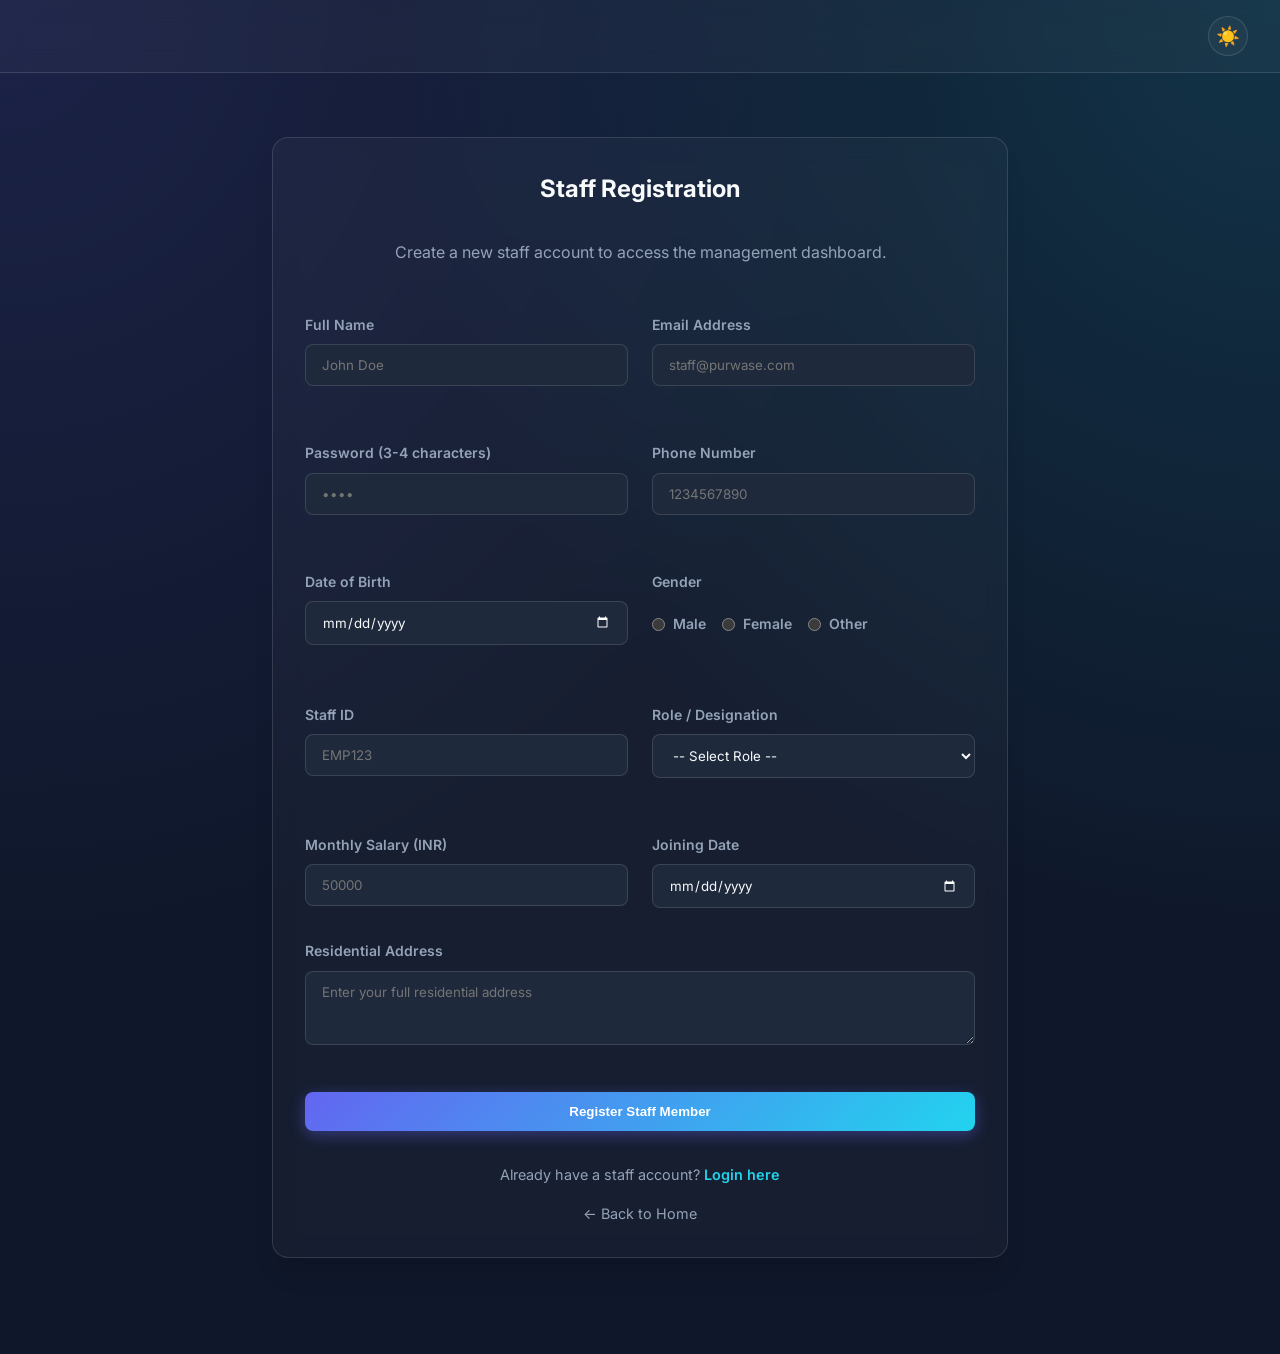
<file: frontend/staff_register.html>
<!DOCTYPE html>
<html lang="en">
<head>
  <meta charset="UTF-8">
  <meta name="viewport" content="width=device-width, initial-scale=1.0">
  <title>Staff Registration | Purwase</title>
  <link rel="stylesheet" href="css/style.css">
  <script src="js/theme-switcher.js"></script>
</head>
<body>

  <header style="justify-content: flex-end; padding: 1rem 2rem;">
    <button class="theme-toggle" aria-label="Toggle Theme">
      <span class="sun">☀️</span>
      <span class="moon">🌙</span>
    </button>
  </header>

  <div class="container" style="max-width: 800px; margin-top: 2rem; margin-bottom: 4rem;">
    <div class="card">
      <h2 style="text-align: center; margin-bottom: 2rem;">Staff Registration</h2>
      <p style="text-align: center; color: var(--text-muted); margin-bottom: 3rem;">Create a new staff account to access the management dashboard.</p>

      <form id="staffForm" action="../backend/auth/staff_register.php" method="POST" novalidate>
        
        <div class="grid" style="grid-template-columns: repeat(auto-fit, minmax(280px, 1fr)); gap: 1.5rem; margin-top: 0;">
          
          <div class="form-group">
            <label for="fullname">Full Name</label>
            <input type="text" id="fullname" name="fullname" placeholder="John Doe">
            <div class="error" id="fullnameError" style="color: var(--accent); font-size: 0.8rem; margin-top: 0.5rem;"></div>
          </div>

          <div class="form-group">
            <label for="email">Email Address</label>
            <input type="email" id="email" name="email" placeholder="staff@purwase.com">
            <div class="error" id="emailError" style="color: var(--accent); font-size: 0.8rem; margin-top: 0.5rem;"></div>
          </div>

          <div class="form-group">
            <label for="password">Password (3-4 characters)</label>
            <input type="password" id="password" name="password" placeholder="••••">
            <div class="error" id="passwordError" style="color: var(--accent); font-size: 0.8rem; margin-top: 0.5rem;"></div>
          </div>

          <div class="form-group">
            <label for="phone">Phone Number</label>
            <input type="tel" id="phone" name="phone" placeholder="1234567890">
            <div class="error" id="phoneError" style="color: var(--accent); font-size: 0.8rem; margin-top: 0.5rem;"></div>
          </div>

          <div class="form-group">
            <label for="dob">Date of Birth</label>
            <input type="date" id="dob" name="dob">
            <div class="error" id="dobError" style="color: var(--accent); font-size: 0.8rem; margin-top: 0.5rem;"></div>
          </div>

          <div class="form-group">
            <label>Gender</label>
            <div style="display: flex; gap: 1rem; padding: 0.75rem 0;">
              <label style="display: flex; align-items: center; gap: 0.5rem; margin: 0; cursor: pointer;">
                <input type="radio" name="gender" value="Male" style="width: auto;"> Male
              </label>
              <label style="display: flex; align-items: center; gap: 0.5rem; margin: 0; cursor: pointer;">
                <input type="radio" name="gender" value="Female" style="width: auto;"> Female
              </label>
              <label style="display: flex; align-items: center; gap: 0.5rem; margin: 0; cursor: pointer;">
                <input type="radio" name="gender" value="Other" style="width: auto;"> Other
              </label>
            </div>
            <div class="error" id="genderError" style="color: var(--accent); font-size: 0.8rem; margin-top: 0.5rem;"></div>
          </div>

          <div class="form-group">
            <label for="staff_id">Staff ID</label>
            <input type="text" id="staff_id" name="staff_id" placeholder="EMP123">
            <div class="error" id="staffIdError" style="color: var(--accent); font-size: 0.8rem; margin-top: 0.5rem;"></div>
          </div>

          <div class="form-group">
            <label for="role">Role / Designation</label>
            <select id="role" name="role">
              <option value="">-- Select Role --</option>
              <option value="Loan Officer">Loan Officer</option>
              <option value="Manager">Manager</option>
              <option value="Clerk">Clerk</option>
            </select>
            <div class="error" id="roleError" style="color: var(--accent); font-size: 0.8rem; margin-top: 0.5rem;"></div>
          </div>

          <div class="form-group">
            <label for="salary">Monthly Salary (INR)</label>
            <input type="number" id="salary" name="salary" placeholder="50000">
            <div class="error" id="salaryError" style="color: var(--accent); font-size: 0.8rem; margin-top: 0.5rem;"></div>
          </div>

          <div class="form-group">
            <label for="joining_date">Joining Date</label>
            <input type="date" id="joining_date" name="joining_date">
            <div class="error" id="joiningDateError" style="color: var(--accent); font-size: 0.8rem; margin-top: 0.5rem;"></div>
          </div>

        </div>

        <div class="form-group">
          <label for="address">Residential Address</label>
          <textarea id="address" name="address" rows="3" placeholder="Enter your full residential address"></textarea>
          <div class="error" id="addressError" style="color: var(--accent); font-size: 0.8rem; margin-top: 0.5rem;"></div>
        </div>

        <button type="submit" class="btn btn-primary" style="width: 100%; margin-top: 1rem;">Register Staff Member</button>
      </form>

      <div style="margin-top: 2rem; text-align: center; color: var(--text-muted); font-size: 0.9rem;">
        <p>Already have a staff account? <a href="staff_login.html" style="color: var(--secondary); text-decoration: none; font-weight: 600;">Login here</a></p>
        <p style="margin-top: 1rem;"><a href="index.html" style="color: var(--text-muted); text-decoration: none;">&larr; Back to Home</a></p>
      </div>
    </div>
  </div>

  <script>
    document.getElementById('staffForm').addEventListener('submit', function (e) {
      let valid = true;

      // Clear all errors
      document.querySelectorAll('.error').forEach(el => el.textContent = '');
      document.querySelectorAll('input, select, textarea').forEach(el => el.style.borderColor = '');

      const fullnameInput = document.getElementById('fullname');
      const emailInput = document.getElementById('email');
      const passwordInput = document.getElementById('password');
      const phoneInput = document.getElementById('phone');
      const dobInput = document.getElementById('dob');
      const addressInput = document.getElementById('address');
      const staffIdInput = document.getElementById('staff_id');
      const roleInput = document.getElementById('role');
      const salaryInput = document.getElementById('salary');
      const joiningDateInput = document.getElementById('joining_date');

      // Full Name validation
      if (!/^[A-Za-z ]+$/.test(fullnameInput.value.trim())) {
        document.getElementById('fullnameError').textContent = "Full name must contain only alphabets.";
        fullnameInput.style.borderColor = "var(--accent)";
        valid = false;
      }

      // Email validation
      const emailPattern = /^[a-zA-Z0-9._%+-]+@[a-zA-Z0-9.-]+\.[A-Za-z]{2,}$/;
      if (!emailPattern.test(emailInput.value.trim())) {
        document.getElementById('emailError').textContent = "Please enter a valid email address.";
        emailInput.style.borderColor = "var(--accent)";
        valid = false;
      }

      // Password validation
      if (passwordInput.value.length < 3 || passwordInput.value.length > 4) {
        document.getElementById('passwordError').textContent = "Password must be 3 to 4 characters long.";
        passwordInput.style.borderColor = "var(--accent)";
        valid = false;
      }

      // Phone validation
      if (!/^\d{10}$/.test(phoneInput.value.trim())) {
        document.getElementById('phoneError').textContent = "Phone number must be 10 digits.";
        phoneInput.style.borderColor = "var(--accent)";
        valid = false;
      }

      // DOB validation
      const dobDate = new Date(dobInput.value);
      const today = new Date();
      if (!dobInput.value) {
        document.getElementById('dobError').textContent = "Date of birth is required.";
        dobInput.style.borderColor = "var(--accent)";
        valid = false;
      } else if (dobDate >= today) {
        document.getElementById('dobError').textContent = "DOB must be in the past.";
        dobInput.style.borderColor = "var(--accent)";
        valid = false;
      } else if (today.getFullYear() - dobDate.getFullYear() < 18) {
        document.getElementById('dobError').textContent = "You must be at least 18 years old.";
        dobInput.style.borderColor = "var(--accent)";
        valid = false;
      }

      // Gender validation
      if (!document.querySelector('input[name="gender"]:checked')) {
        document.getElementById('genderError').textContent = "Please select a gender.";
        valid = false;
      }

      // Address validation
      if (addressInput.value.trim().length < 10) {
        document.getElementById('addressError').textContent = "Address must be at least 10 characters.";
        addressInput.style.borderColor = "var(--accent)";
        valid = false;
      }

      // Staff ID validation
      if (!/^[A-Za-z0-9]{3,20}$/.test(staffIdInput.value.trim())) {
        document.getElementById('staffIdError').textContent = "Staff ID must be minimum 3 alphanumeric characters.";
        staffIdInput.style.borderColor = "var(--accent)";
        valid = false;
      }

      // Role validation
      if (!roleInput.value) {
        document.getElementById('roleError').textContent = "Please select a role.";
        roleInput.style.borderColor = "var(--accent)";
        valid = false;
      }

      // Salary validation
      if (!/^\d{4,}$/.test(salaryInput.value.trim())) {
        document.getElementById('salaryError').textContent = "Salary must be numeric & minimum 4 digits.";
        salaryInput.style.borderColor = "var(--accent)";
        valid = false;
      }

      // Joining Date validation
      if (!joiningDateInput.value) {
        document.getElementById('joiningDateError').textContent = "Joining date is required.";
        joiningDateInput.style.borderColor = "var(--accent)";
        valid = false;
      } else {
        const joinDate = new Date(joiningDateInput.value);
        if (joinDate >= today) {
          document.getElementById('joiningDateError').textContent = "Joining date must be in the past.";
          joiningDateInput.style.borderColor = "var(--accent)";
          valid = false;
        }
      }

      if (!valid) {
        e.preventDefault();
        const firstError = document.querySelector(".error:not(:empty)");
        if (firstError) firstError.scrollIntoView({ behavior: 'smooth', block: 'center' });
      }
    });
  </script>

</body>
</html>
</file>
<file: frontend/css/style.css>
@import url('https://fonts.googleapis.com/css2?family=Inter:wght@300;400;500;600;700&display=swap');

:root {
    color-scheme: dark; /* Signals browser to use dark native widgets */
    /* Themes */
    --bg-dark: #0f172a;
    --bg-card: rgba(30, 41, 59, 0.7);
    --primary: #6366f1;
    --primary-glow: rgba(99, 102, 241, 0.4);
    --secondary: #22d3ee;
    --accent: #f43f5e;
    --text-main: #f8fafc;
    --text-muted: #94a3b8;
    --border: rgba(255, 255, 255, 0.1);
    --glass-bg: rgba(255, 255, 255, 0.03);
    --glass-border: rgba(255, 255, 255, 0.125);
    --body-gradient-1: rgba(99, 102, 241, 0.15);
    --body-gradient-2: rgba(34, 211, 238, 0.15);
    
    /* Common */
    --glass-blur: blur(12px);
    --shadow-sm: 0 1px 2px 0 rgba(0, 0, 0, 0.05);
    --shadow-md: 0 4px 6px -1px rgba(0, 0, 0, 0.1), 0 2px 4px -1px rgba(0, 0, 0, 0.06);
    --shadow-lg: 0 10px 15px -3px rgba(0, 0, 0, 0.1), 0 4px 6px -2px rgba(0, 0, 0, 0.05);
    --shadow-xl: 0 20px 25px -5px rgba(0, 0, 0, 0.1), 0 10px 10px -5px rgba(0, 0, 0, 0.04);
    --transition: all 0.3s cubic-bezier(0.4, 0, 0.2, 1);
}

[data-theme="light"] {
    color-scheme: light;
    --bg-dark: #f8fafc;
    --bg-card: #ffffff;
    --primary: #10b981;
    --primary-glow: rgba(16, 185, 129, 0.2);
    --secondary: #1e3a8a;
    --accent: #f59e0b;
    --text-main: #0f172a;
    --text-muted: #64748b;
    --border: rgba(0, 0, 0, 0.06);
    --glass-bg: rgba(255, 255, 255, 0.8);
    --glass-border: rgba(0, 0, 0, 0.1);
    --body-gradient-1: rgba(16, 185, 129, 0.08);
    --body-gradient-2: rgba(30, 58, 138, 0.08);
}


* {
    margin: 0;
    padding: 0;
    box-sizing: border-box;
}

body {
    font-family: 'Inter', sans-serif;
    background-color: var(--bg-dark);
    background-image: 
        radial-gradient(at 0% 0%, var(--body-gradient-1) 0px, transparent 50%),
        radial-gradient(at 100% 0%, var(--body-gradient-2) 0px, transparent 50%);
    color: var(--text-main);
    line-height: 1.6;
    min-height: 100vh;
    overflow-x: hidden;
}


/* Scrollbar */
::-webkit-scrollbar {
    width: 8px;
}
::-webkit-scrollbar-track {
    background: var(--bg-dark);
}
::-webkit-scrollbar-thumb {
    background: var(--border);
    border-radius: 10px;
}
::-webkit-scrollbar-thumb:hover {
    background: var(--text-muted);
}

/* Layout Components */
.container {
    max-width: 1400px; /* Increased from 1200 */
    margin: 0 auto;
    padding: 2rem;
}


.layout-wrapper {
    display: flex;
    min-height: 100vh;
}

.sidebar {
    width: 280px;
    min-width: 280px; /* Force minimum width */
    flex-shrink: 0; /* Prevent sidebar from squishing */
    height: 100vh;
    position: sticky;
    top: 0;
    background: var(--glass-bg);
    backdrop-filter: var(--glass-blur);
    border-right: 1px solid var(--glass-border);
    display: flex;
    flex-direction: column;
    padding: 2rem 1.5rem;
    z-index: 100;
}

.main-content {
    flex-grow: 1;
    display: flex;
    flex-direction: column;
    min-width: 0; /* Important for flex child grids */
}


/* Sidebar Branding */
.sidebar-header {
    margin-bottom: 3rem;
}

.sidebar-header h1 {
    font-size: 1.8rem;
    font-weight: 800;
    background: linear-gradient(to right, var(--primary), var(--secondary));
    -webkit-background-clip: text;
    -webkit-text-fill-color: transparent;
}

/* Sidebar Navigation */
.sidebar-nav {
    flex-grow: 1;
}

.sidebar-nav ul {
    list-style: none;
    display: flex;
    flex-direction: column;
    gap: 0.5rem;
}

.nav-link {
    display: flex;
    align-items: center;
    gap: 1rem;
    padding: 0.875rem 1rem;
    color: var(--text-muted);
    text-decoration: none;
    border-radius: 0.75rem;
    font-weight: 500;
    transition: var(--transition);
}

.nav-link:hover {
    background: rgba(255, 255, 255, 0.05);
    color: var(--text-main);
    transform: translateX(5px);
}

.nav-link.active {
    background: var(--primary-glow);
    color: var(--text-main);
    border: 1px solid var(--glass-border);
}

.nav-link i {
    font-size: 1.25rem;
    width: 24px;
    text-align: center;
}

/* Sidebar Footer */
.sidebar-footer {
    margin-top: 2rem;
    padding-top: 2rem;
    border-top: 1px solid var(--glass-border);
    display: flex;
    flex-direction: column;
    gap: 1rem;
}


/* Header & Nav */
header {
    background: var(--glass-bg);
    backdrop-filter: var(--glass-blur);
    border-bottom: 1px solid var(--glass-border);
    padding: 1rem 2rem;
    position: sticky;
    top: 0;
    z-index: 1000;
    display: flex;
    justify-content: space-between;
    align-items: center;
}

header h1 {
    font-size: 1.5rem;
    font-weight: 700;
    background: linear-gradient(to right, var(--primary), var(--secondary));
    -webkit-background-clip: text;
    -webkit-text-fill-color: transparent;
}

nav ul {
    display: flex;
    gap: 1.5rem;
    list-style: none;
}

nav a {
    color: var(--text-muted);
    text-decoration: none;
    font-weight: 500;
    transition: var(--transition);
}

nav a:hover {
    color: var(--text-main);
    text-shadow: 0 0 8px var(--primary-glow);
}

/* Hero Section / Welcome */
.hero {
    padding: 4rem 0;
    text-align: center;
}

.hero h2 {
    font-size: 3rem;
    margin-bottom: 1rem;
    font-weight: 800;
}

/* Cards */
.card {
    background: var(--glass-bg);
    backdrop-filter: var(--glass-blur);
    border: 1px solid var(--glass-border);
    border-radius: 1rem;
    padding: 2rem;
    box-shadow: var(--shadow-xl);
    transition: var(--transition);
}

.card:hover {
    transform: translateY(-5px);
    border-color: var(--primary);
    box-shadow: 0 10px 40px -10px var(--primary-glow);
}

/* Grids */
.grid {
    display: grid;
    grid-template-columns: repeat(auto-fit, minmax(320px, 1fr));
    gap: 2rem;
    margin-top: 1rem;
}

@media (min-width: 1024px) {
    .grid {
        grid-template-columns: 1fr 1fr; /* Force 2 columns on desktop */
    }
}

.analytics-grid {
    display: grid;
    grid-template-columns: repeat(auto-fit, minmax(220px, 1fr));
    gap: 1.5rem;
    margin-bottom: 2rem;
}

@media (min-width: 1024px) {
    .analytics-grid {
        grid-template-columns: repeat(4, 1fr); /* Force 4 columns on desktop */
    }
}



/* Stat Cards */
.stat-card {
    background: var(--glass-bg);
    backdrop-filter: var(--glass-blur);
    border: 1px solid var(--glass-border);
    border-radius: 1.25rem;
    padding: 1.5rem;
    display: flex;
    flex-direction: column;
    gap: 0.5rem;
    transition: var(--transition);
    position: relative;
    overflow: hidden;
}

.stat-card::after {
    content: '';
    position: absolute;
    top: 0;
    right: 0;
    width: 100px;
    height: 100px;
    background: radial-gradient(circle at 100% 0%, var(--primary-glow) 0%, transparent 70%);
    opacity: 0.5;
}

.stat-card:hover {
    transform: translateY(-5px);
    border-color: var(--primary);
    box-shadow: var(--shadow-xl);
}

.stat-card .label {
    font-size: 0.875rem;
    font-weight: 600;
    color: var(--text-muted);
    text-transform: uppercase;
    letter-spacing: 0.025em;
}

.stat-card .value {
    font-size: 2rem;
    font-weight: 800;
    color: var(--text-main);
    line-height: 1.2;
}

.stat-card .trend {
    font-size: 0.75rem;
    font-weight: 500;
    display: flex;
    align-items: center;
    gap: 0.25rem;
}


/* Forms */
.form-group {
    margin-bottom: 1.5rem;
}

label {
    display: block;
    margin-bottom: 0.5rem;
    font-size: 0.875rem;
    font-weight: 600;
    color: var(--text-muted);
}

input, select, textarea {
    width: 100%;
    padding: 0.75rem 1rem;
    background: #1e293b; /* Solid dark color stops the 'white core' issue */
    border: 1px solid var(--glass-border);
    border-radius: 0.5rem;
    color: var(--text-main);
    font-family: inherit;
    transition: var(--transition);
}

[data-theme="light"] input, 
[data-theme="light"] select, 
[data-theme="light"] textarea {
    background: #ffffff;
    border: 1px solid rgba(0,0,0,0.1);
}

input:focus, select:focus, textarea:focus {
    outline: none;
    border-color: var(--primary);
    background: #334155; /* Slightly lighter on focus */
    box-shadow: 0 0 0 4px var(--primary-glow);
}

[data-theme="light"] input:focus, 
[data-theme="light"] select:focus, 
[data-theme="light"] textarea:focus {
    background: #f1f5f9;
}

/* Kill native mobile/browser white overrides */
select option {
    background: #1e293b !important;
    color: #f8fafc !important;
}

[data-theme="light"] select option {
    background: #ffffff !important;
    color: #0f172a !important;
}


/* Alerts */
.alert {
    padding: 1rem;
    border-radius: 0.5rem;
    margin-bottom: 1.5rem;
    font-size: 0.9rem;
    border: 1px solid transparent;
    display: flex;
    align-items: center;
    gap: 0.75rem;
}

.alert-error {
    background: rgba(239, 68, 68, 0.1);
    color: #f87171;
    border-color: rgba(239, 68, 68, 0.2);
}

.alert-success {
    background: rgba(34, 197, 94, 0.1);
    color: #4ade80;
    border-color: rgba(34, 197, 94, 0.2);
}


/* Buttons */
.btn {
    display: inline-block;
    padding: 0.75rem 1.5rem;
    border-radius: 0.5rem;
    font-weight: 600;
    text-align: center;
    cursor: pointer;
    transition: var(--transition);
    border: none;
    text-decoration: none;
}

.btn-primary {
    background: linear-gradient(135deg, var(--primary), var(--secondary));
    color: #fff;
    box-shadow: 0 4px 15px rgba(99, 102, 241, 0.4);
}

.btn-primary:hover {
    transform: scale(1.02);
    box-shadow: 0 6px 20px rgba(99, 102, 241, 0.6);
}

.btn-secondary {
    background: rgba(255, 255, 255, 0.1);
    color: var(--text-main);
    backdrop-filter: var(--glass-blur);
}

.btn-secondary:hover {
    background: rgba(255, 255, 255, 0.2);
}

/* Theme Toggle */
.theme-toggle {
    background: var(--glass-bg);
    border: 1px solid var(--glass-border);
    color: var(--text-main);
    width: 40px;
    height: 40px;
    border-radius: 50%;
    display: flex;
    align-items: center;
    justify-content: center;
    cursor: pointer;
    transition: var(--transition);
    font-size: 1.2rem;
}

.theme-toggle:hover {
    background: var(--primary-glow);
    border-color: var(--primary);
    transform: rotate(15deg);
}

[data-theme="light"] .theme-toggle .moon { display: block; }
[data-theme="light"] .theme-toggle .sun { display: none; }
.theme-toggle .moon { display: none; }
.theme-toggle .sun { display: block; }


/* Tables */
.table-container {
    overflow-x: auto;
    border-radius: 1rem;
    border: 1px solid var(--glass-border);
    background: var(--glass-bg);
}

table {
    width: 100%;
    border-collapse: collapse;
}

th {
    background: rgba(255, 255, 255, 0.05);
    padding: 1rem;
    text-align: left;
    font-weight: 600;
    color: var(--text-muted);
    border-bottom: 1px solid var(--glass-border);
}

td {
    padding: 1rem;
    border-bottom: 1px solid rgba(255, 255, 255, 0.05);
}

tr:hover td {
    background: rgba(255, 255, 255, 0.02);
}

/* Badges */
.badge {
    padding: 0.25rem 0.75rem;
    border-radius: 9999px;
    font-size: 0.75rem;
    font-weight: 700;
    text-transform: uppercase;
}

.badge-success, .status-approved { background: rgba(34, 197, 94, 0.15); color: #4ade80; border: 1px solid rgba(34, 197, 94, 0.2); }
.badge-warning, .status-pending, .status-review, .status-inprogress { background: rgba(245, 158, 11, 0.15); color: #fbbf24; border: 1px solid rgba(245, 158, 11, 0.2); }
.badge-danger, .status-rejected { background: rgba(239, 68, 68, 0.15); color: #f87171; border: 1px solid rgba(239, 68, 68, 0.2); }
.status-blocked { background: rgba(15, 23, 42, 0.15); color: #64748b; border: 1px solid rgba(15, 23, 42, 0.2); }
[data-theme="dark"] .status-blocked { background: rgba(255, 255, 255, 0.1); color: #94a3b8; border: 1px solid rgba(255, 255, 255, 0.15); }
.badge-info, .status-submitted { background: rgba(59, 130, 246, 0.15); color: #60a5fa; border: 1px solid rgba(59, 130, 246, 0.2); }
.badge-muted, .status-none { background: var(--glass-bg); color: var(--text-muted); border: 1px solid var(--glass-border); }


/* Footer */
footer {
    padding: 2rem;
    text-align: center;
    color: var(--text-muted);
    font-size: 0.875rem;
    border-top: 1px solid var(--glass-border);
    margin-top: 4rem;
}

/* Mobile Responsive Portals */
@media (max-width: 768px) { /* Lowered from 992px to prevent laptop issues */
    .layout-wrapper {
        flex-direction: column;
    }
    
    .sidebar {
        width: 100%;
        height: auto;
        min-width: 100%;
        position: relative;
        border-right: none;
        border-bottom: 1px solid var(--glass-border);
    }
    
    .sidebar-header {
        margin-bottom: 1.5rem;
    }
    
    .sidebar-nav ul {
        flex-direction: row;
        flex-wrap: wrap;
        gap: 0.5rem;
    }
    
    .nav-link {
        padding: 0.5rem 1rem;
        font-size: 0.9rem;
    }
}


@media (max-width: 768px) {
    header {
        flex-direction: column;
        gap: 1rem;
    }
    
    .hero h2 {
        font-size: 2rem;
    }
    
    .container {
        padding: 1rem;
    }
}
</file>
